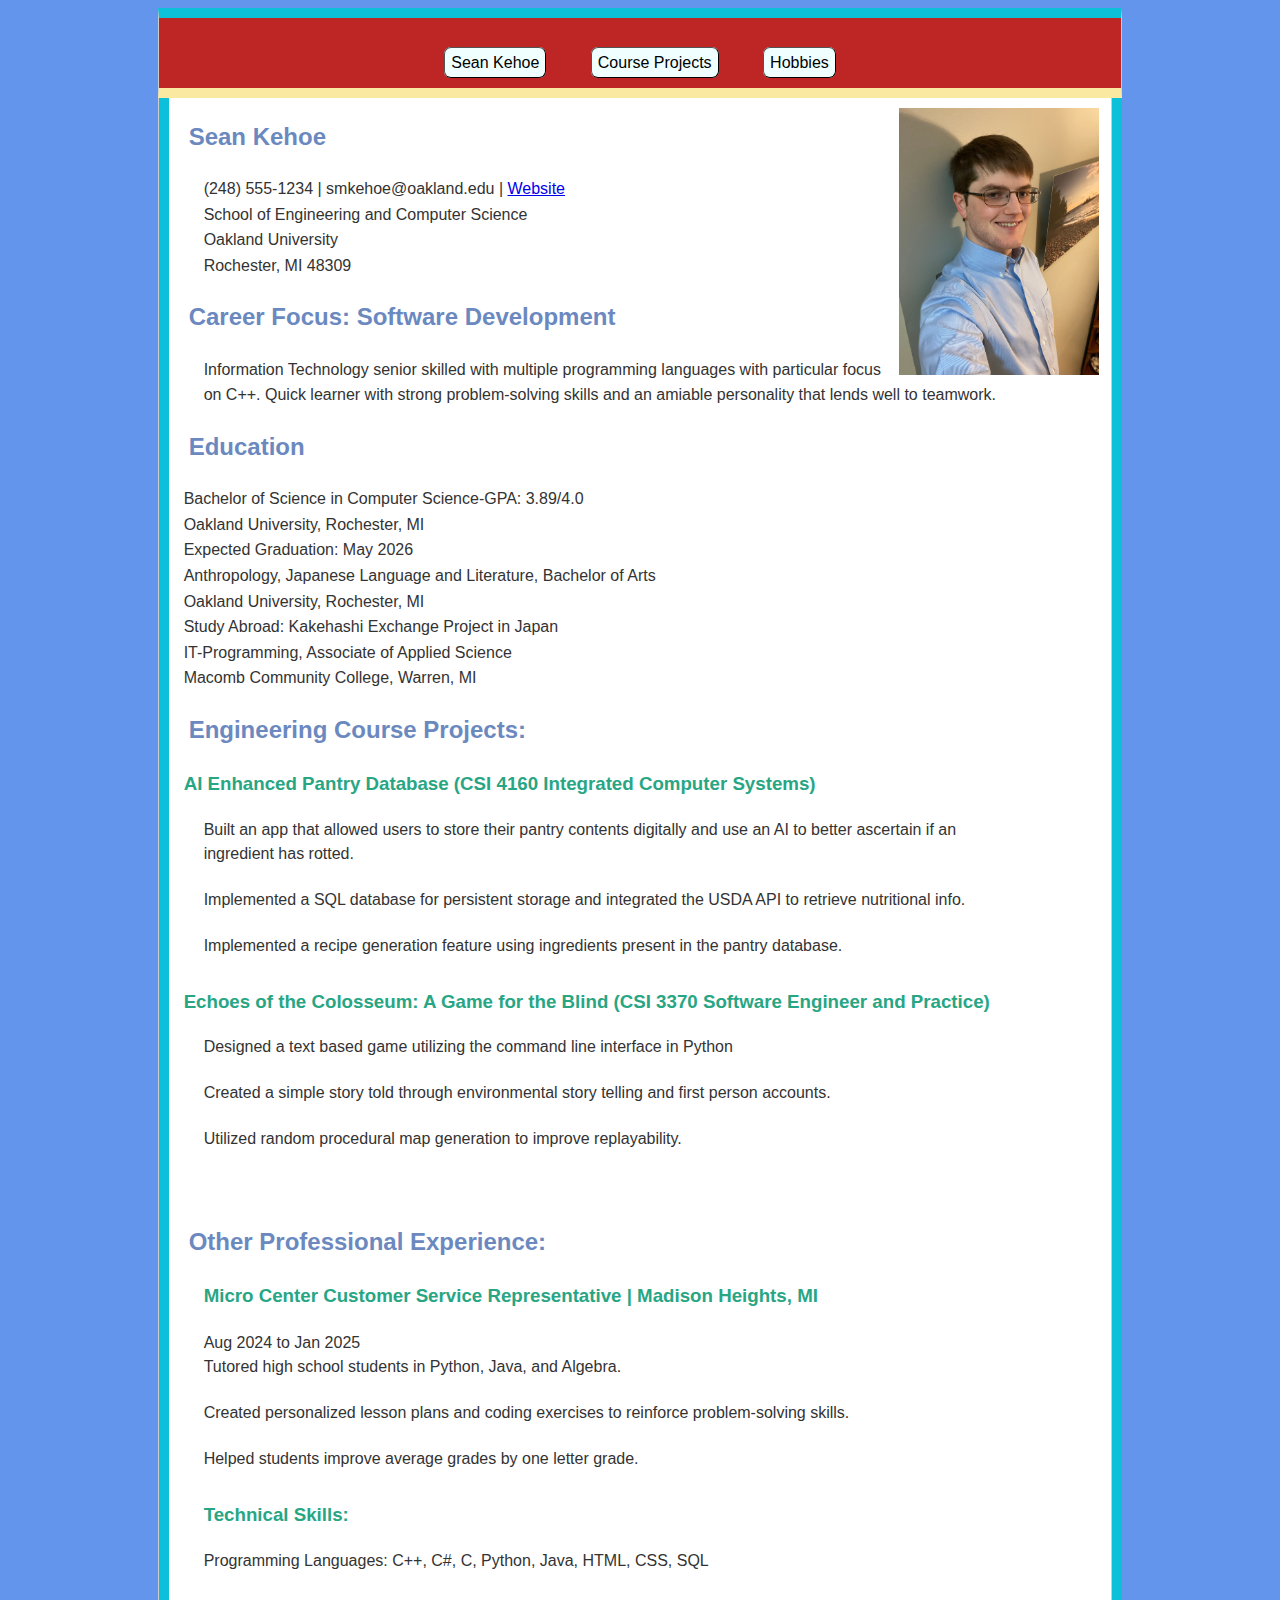
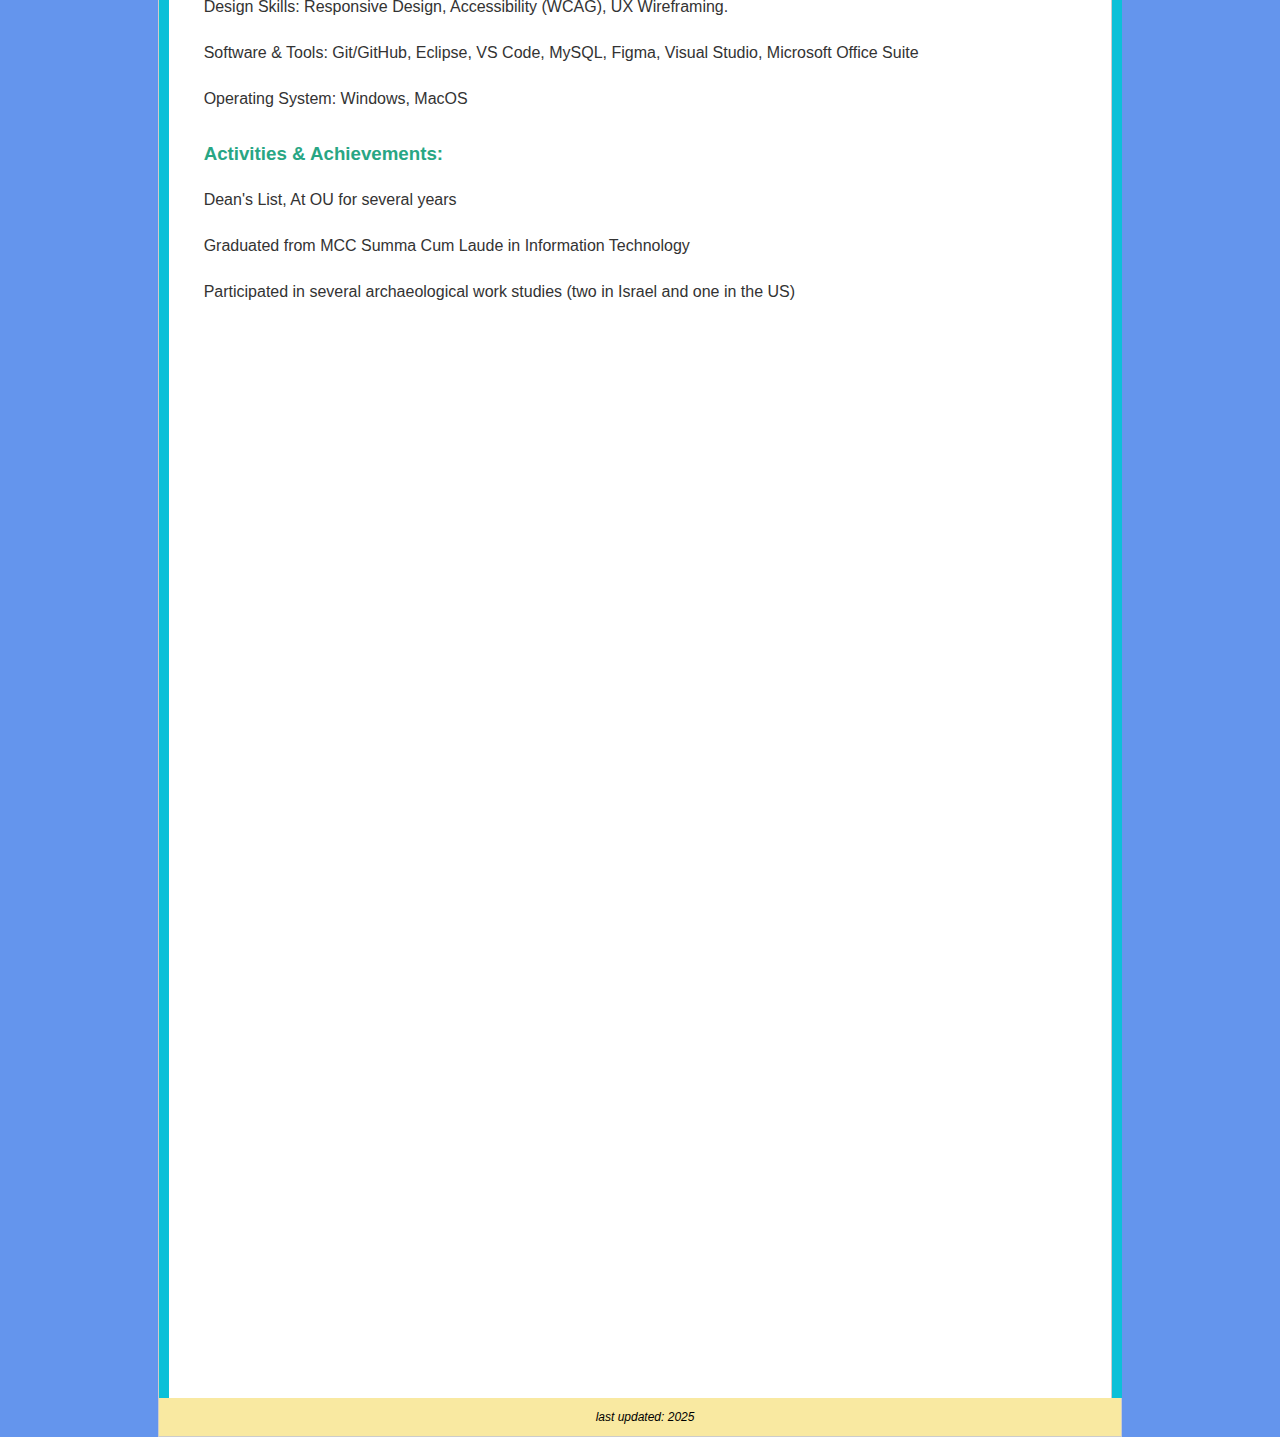
<file: index.html>
<!DOCTYPE html>
<!-- saved from url=(0034)https://people.emich.edu/hmohamme/ -->
<html>
<head>
    <meta http-equiv="Content-Type" content="text/html; charset=windows-1252">
    <meta charset="utf-8" />
    <title>Sean Kehoe</title>
    <link rel="stylesheet" href="style.css">
    <link rel="icon" href="./images/myIcon.ico">
</head>

<body data-gr-c-s-loaded="true" style="">
    <div id="wrapper">
        <div id="header">
            <a href="index.html" class="button">Sean Kehoe</a>
            <a href="Course%20Projects.html" class="button">Course Projects</a>
            <a href="hobbies.html" class="button">Hobbies</a>
        </div>
        <!--end of header div-->
        <div id="content">
            <div id="leftEdge"> &nbsp; </div>
            <div id="rightEdge"> &nbsp; </div>

            <div id="pageContent">
                <img src="./images/Headshot.jpeg" style="float: right; width: 200px; margin-top: 10px">
                <h2> Sean Kehoe</h2>
                <p> (248) 555-1234 | smkehoe@oakland.edu |

                    <a href="SeanKehoe.html" target="_blank">Website</a><br>

                    School of Engineering and Computer Science<br>

                    Oakland University<br>
                    Rochester, MI 48309<br>


                </p>
                <h2> Career Focus: Software Development</h2>
                <p>Information Technology senior skilled with multiple programming languages with particular focus on C++.
                    Quick learner with strong problem-solving skills and an amiable personality that lends well to teamwork.</p>
                <h2> Education</h2>
                Bachelor of Science in Computer Science-GPA: 3.89/4.0<br>
                Oakland University, Rochester, MI<br>
                Expected Graduation: May 2026<br>
                Anthropology, Japanese Language and Literature, Bachelor of Arts<br>
                Oakland University, Rochester, MI<br>
                Study Abroad: Kakehashi Exchange Project in Japan<br>
                IT-Programming, Associate of Applied Science <br>
                Macomb Community College, Warren, MI <br>



                <h2> Engineering Course Projects:</h2>
                    <h3>AI Enhanced Pantry Database (CSI 4160  Integrated Computer Systems)</h3>
                    <ul>
                      <li>Built an app that allowed users to store their pantry contents digitally and use an AI to better ascertain if an ingredient has rotted.</li>
                      <li>Implemented a SQL database for persistent storage and integrated the USDA API to retrieve nutritional info.</li>
                      <li>Implemented a recipe generation feature using ingredients present in the pantry database.</li>
                    </ul>
            
                    <h3>Echoes of the Colosseum: A Game for the Blind (CSI 3370  Software Engineer and Practice)</h3>
                    <ul>
                      <li>Designed a text based game utilizing the command line interface in Python</li>
                      <li>Created a simple story told through environmental story telling and first person accounts.</li>
                      <li>Utilized random procedural map generation to improve replayability.</li>
                    </ul>



                <br>

                <h2>Other Professional Experience:</h2>
                <ul>
                    <h3>Micro Center Customer Service Representative | Madison Heights, MI</h3>
                    Aug 2024 to Jan 2025

                    <li>Tutored high school students in Python, Java, and Algebra.</li>
                    <li>Created personalized lesson plans and coding exercises to reinforce problem-solving skills.</li>
                    <li>Helped students improve average grades by one letter grade.</li>
                </ul>
                <ul>
                    <h3>Technical Skills:</h3>

                    <li>Programming Languages: C++, C#, C, Python, Java, HTML, CSS, SQL</li>
                    <li>Design Skills: Responsive Design, Accessibility (WCAG), UX Wireframing. </li>
                    <li>Software & Tools: Git/GitHub, Eclipse, VS Code, MySQL, Figma, Visual Studio, Microsoft Office Suite </li>
                    <li>Operating System: Windows, MacOS</li>
                </ul>
                <ul>
                    <h3>Activities & Achievements:</h3>
                    <li>Dean's List, At OU for several years</li>
                    <li>Graduated from MCC Summa Cum Laude in Information Technology</li>
                    <li>Participated in several archaeological work studies (two in Israel and one in the US)</li>
                </ul>

            </div>
            <!--End od PageContentDiv-->

        </div>
        <!--end of content div -->
        <br>
        <div id="footer">
            <p>last updated: 2025</p>
        </div>
        <!--footer Div -->
    </div>
    <!--wrapper-->

</body>

</html>
</file>
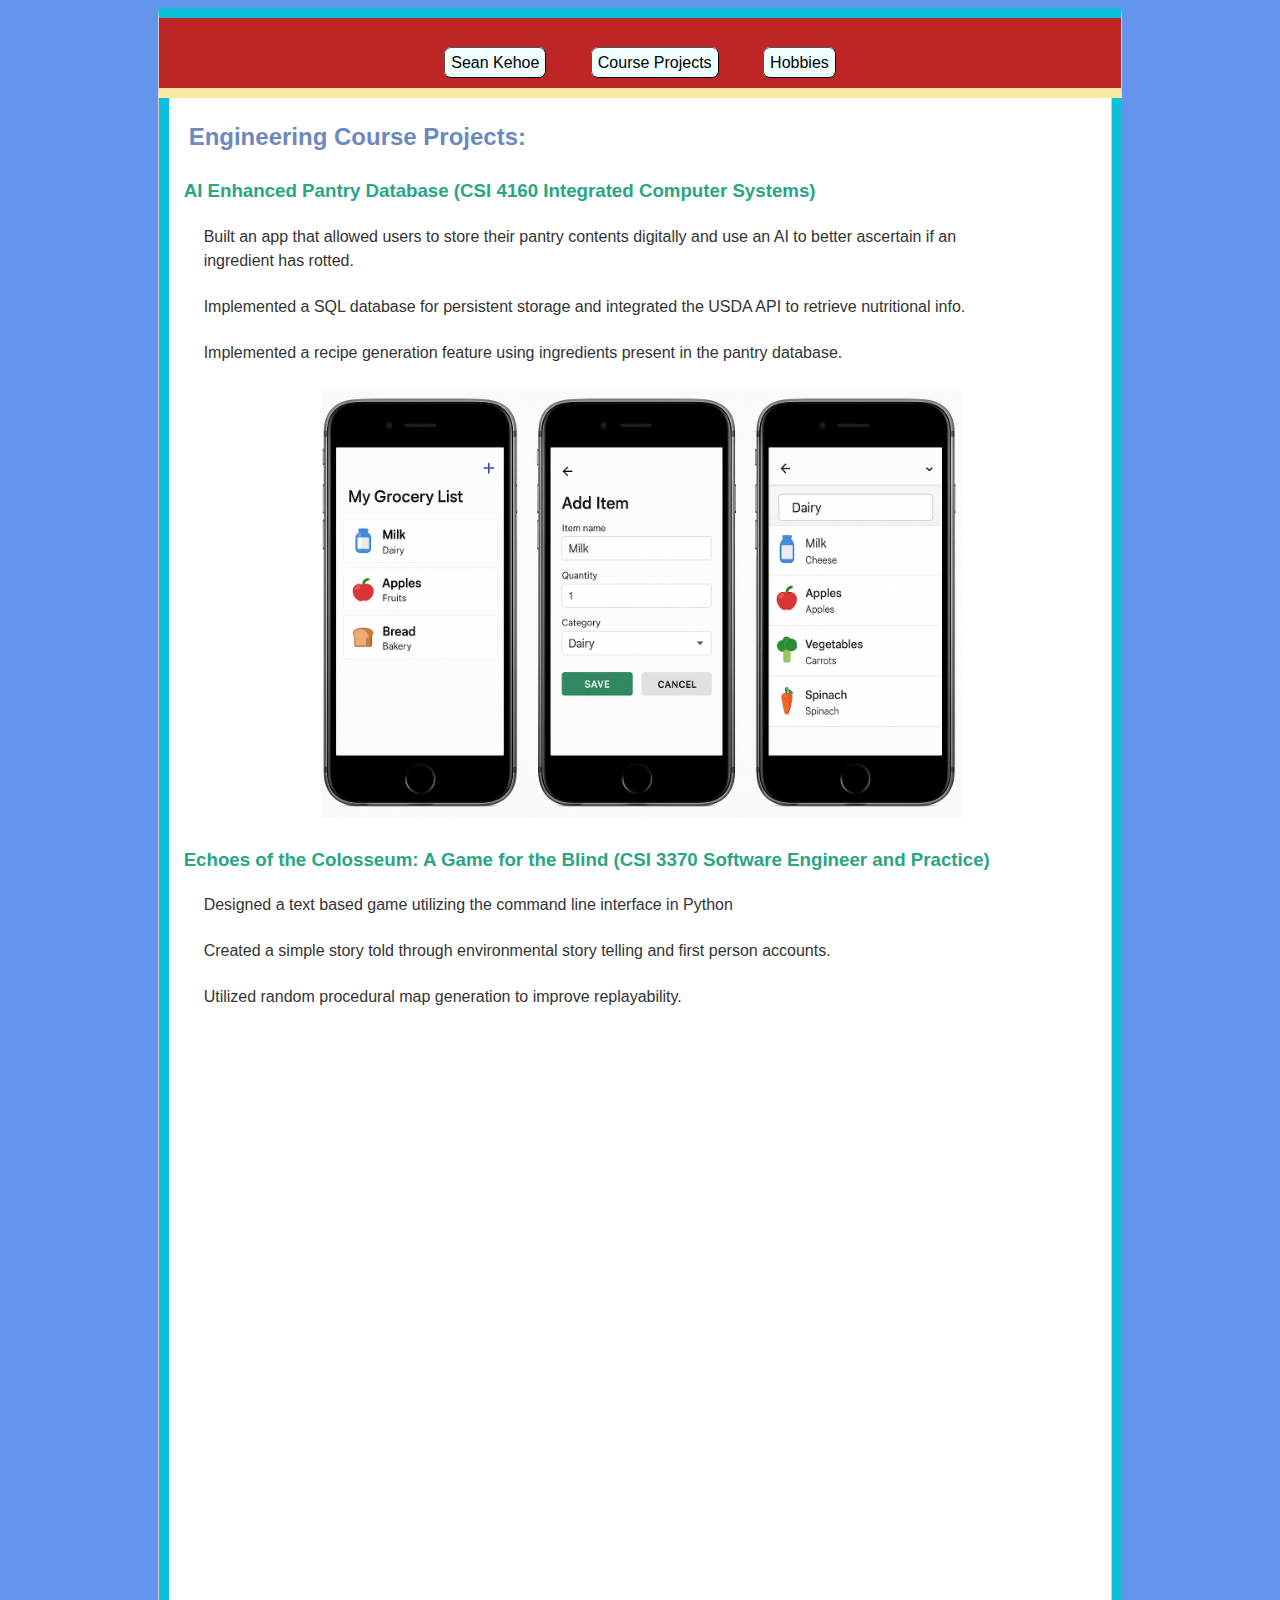
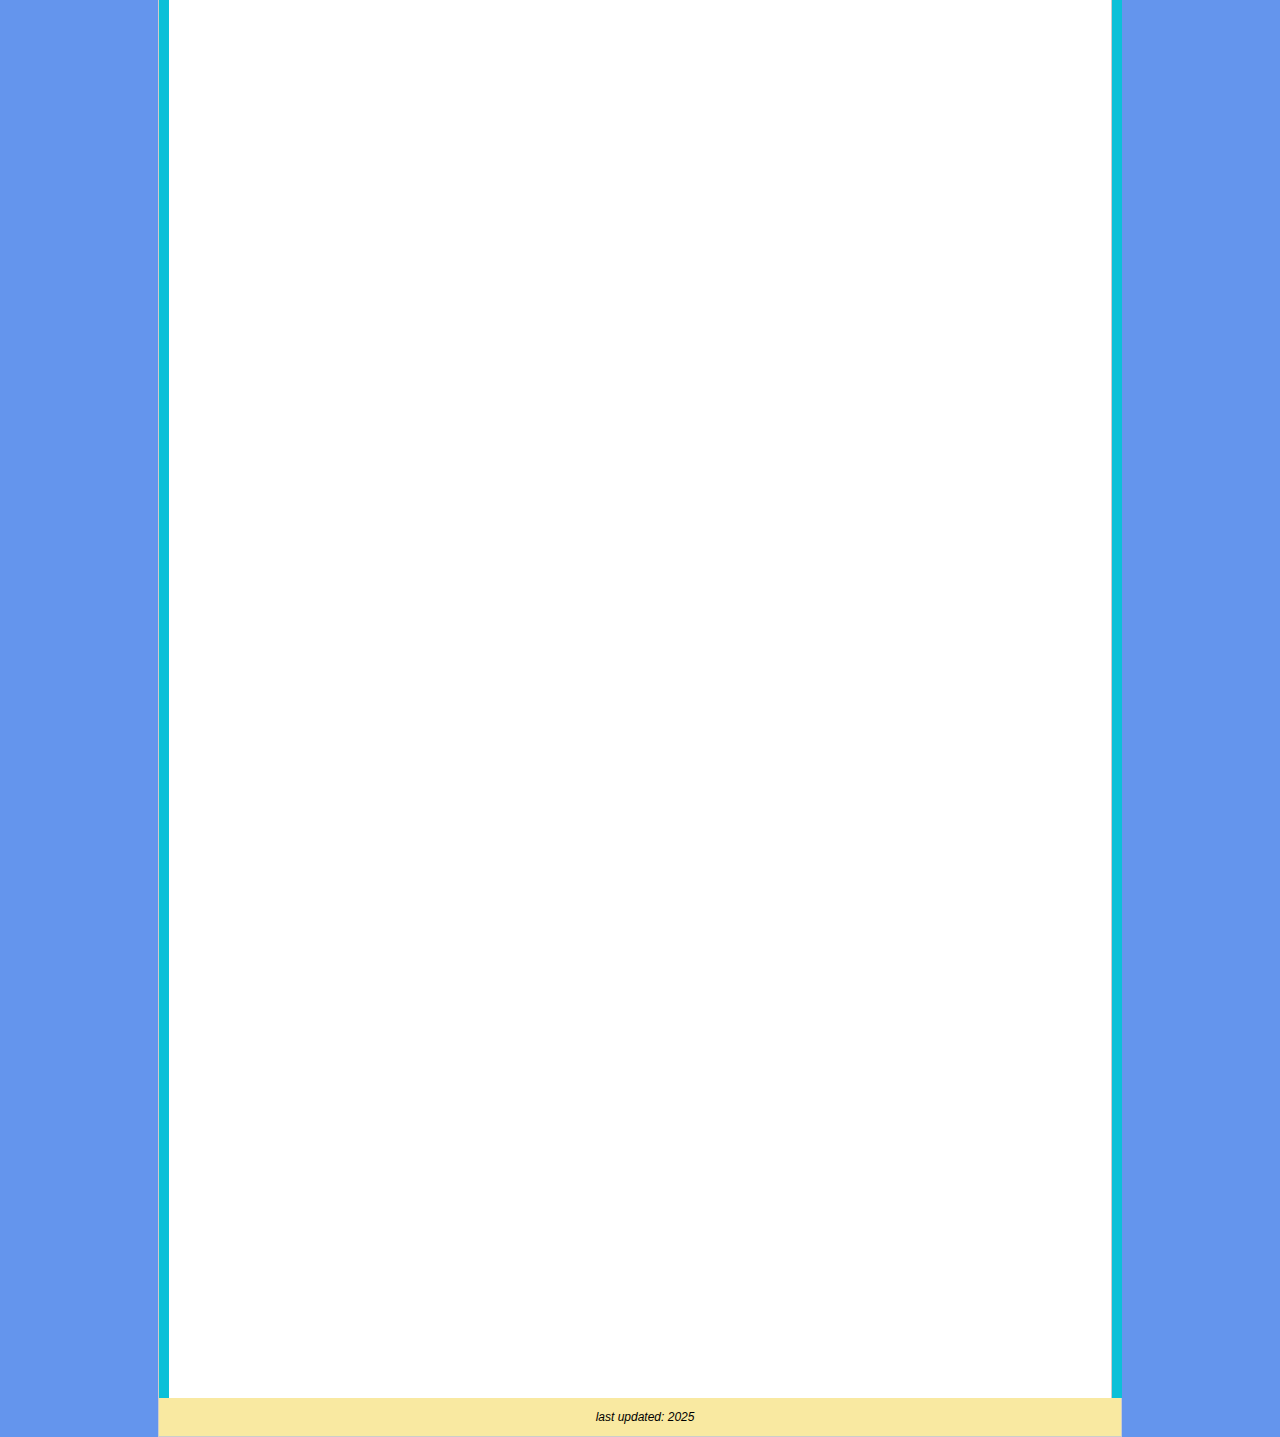
<file: Course Projects.html>
<!DOCTYPE html>
<!-- saved from url=(0034)https://people.emich.edu/hmohamme/ -->
<html>

<head>
    <meta http-equiv="Content-Type" content="text/html; charset=windows-1252">
    <meta charset="utf-8" />
    <title>Sean Kehoe</title>
    <link rel="stylesheet" href="style.css">
    <link rel="icon" href="./images/myIcon.ico">
</head>

<body data-gr-c-s-loaded="true" style="">
    <div id="wrapper">
        <div id="header">

           
          <a href="index.html" class="button">Sean Kehoe</a>
            <a href="Course%20Projects.html" class="button">Course Projects</a>
            <a href="hobbies.html" class="button">Hobbies</a>


        </div>
        <!--end of header div-->
        <div id="content">
            <div id="content">
            <div id="leftEdge"> &nbsp; </div>
            <div id="rightEdge"> &nbsp; </div>
                
            
            
            <div id="pageContent">
                 <h2> Engineering Course Projects:</h2>
                 <h3>AI Enhanced Pantry Database (CSI 4160  Integrated Computer Systems)</h3>
                    <ul>
                      <li>Built an app that allowed users to store their pantry contents digitally and use an AI to better ascertain if an ingredient has rotted.</li>
                      <li>Implemented a SQL database for persistent storage and integrated the USDA API to retrieve nutritional info.</li>
                      <li>Implemented a recipe generation feature using ingredients present in the pantry database.</li>
                    </ul>
                <center><img src="./images/P1.png"></center>

                <h3>Echoes of the Colosseum: A Game for the Blind (CSI 3370  Software Engineer and Practice)</h3>
                    <ul>
                      <li>Designed a text based game utilizing the command line interface in Python</li>
                      <li>Created a simple story told through environmental story telling and first person accounts.</li>
                      <li>Utilized random procedural map generation to improve replayability.</li>
                    </ul>
            </div>
            <!--End od PageContentDiv-->
            
        </div>
        <!--end of content div -->
        <br>
        <div id="footer">
            <p>last updated:  2025</p>
        </div>
        <!--footer Div -->
    </div>
    <!--wrapper-->

</body>

</html>
</file>
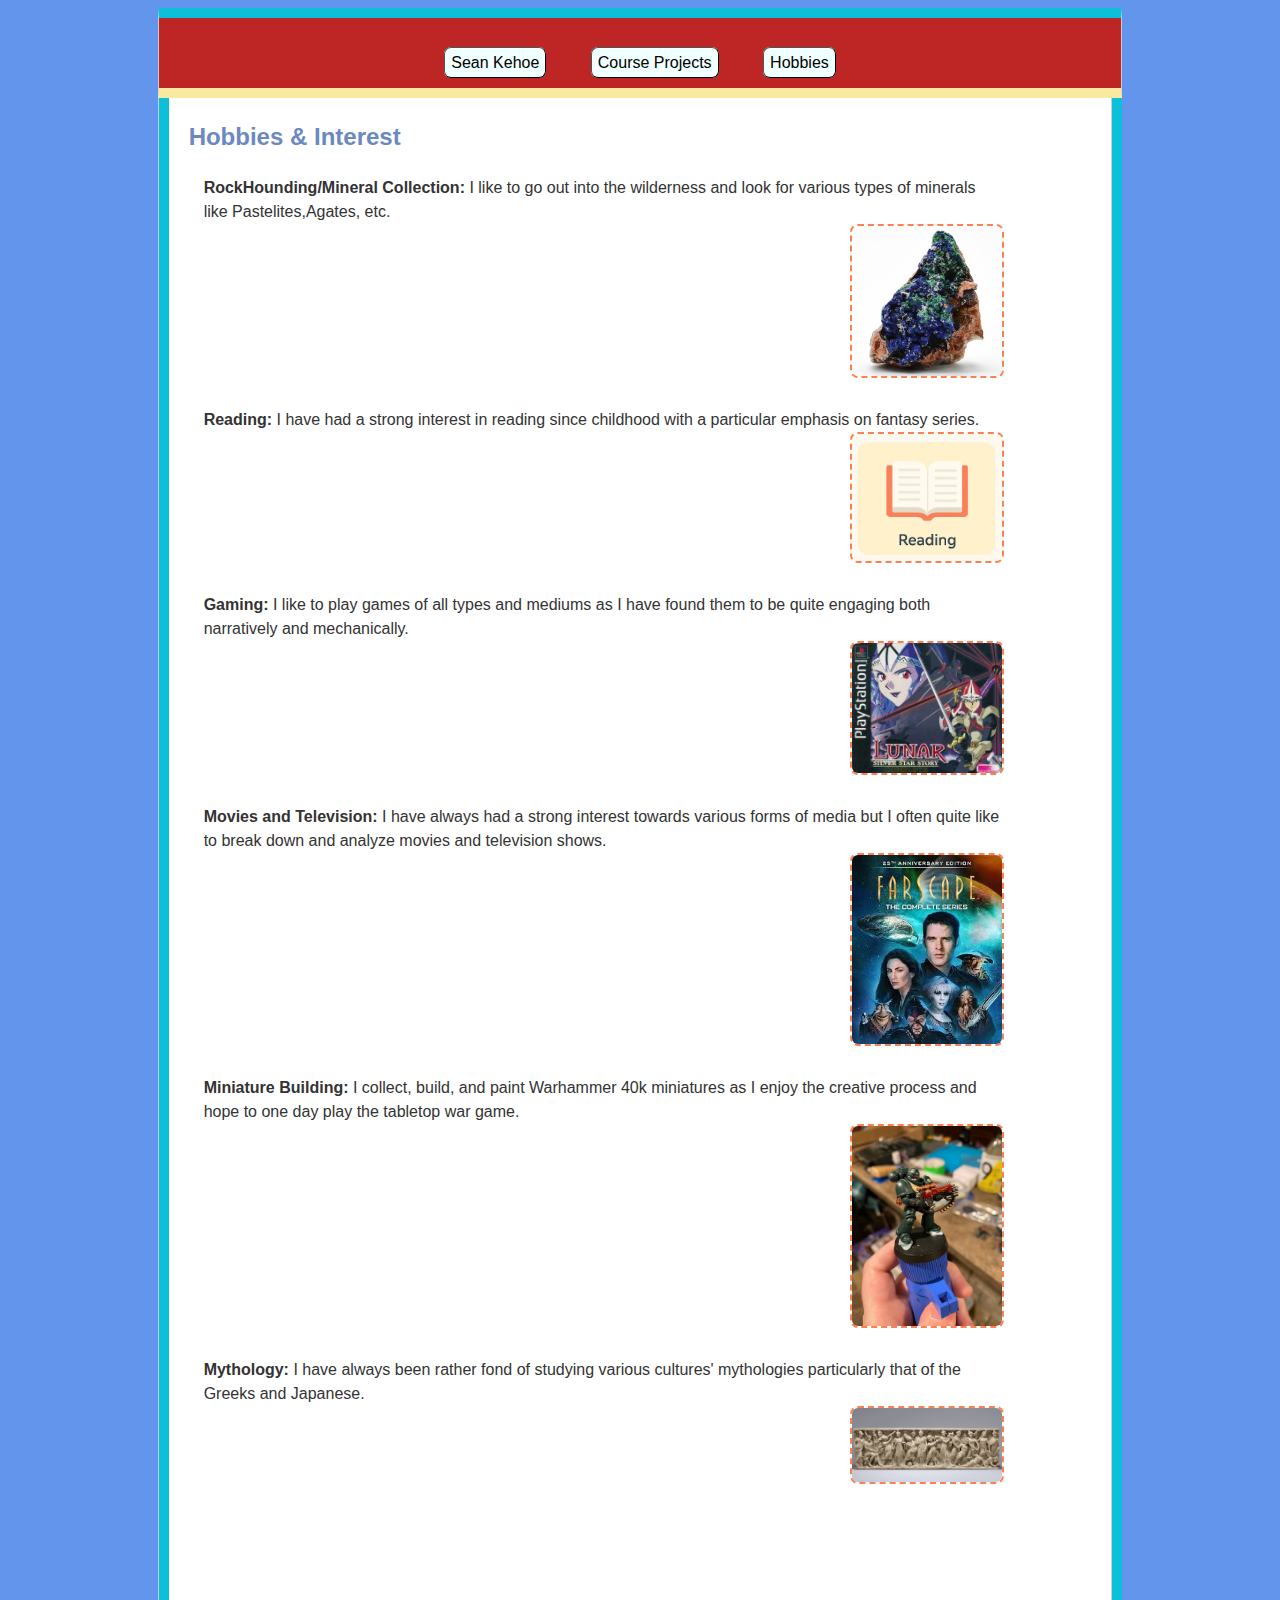
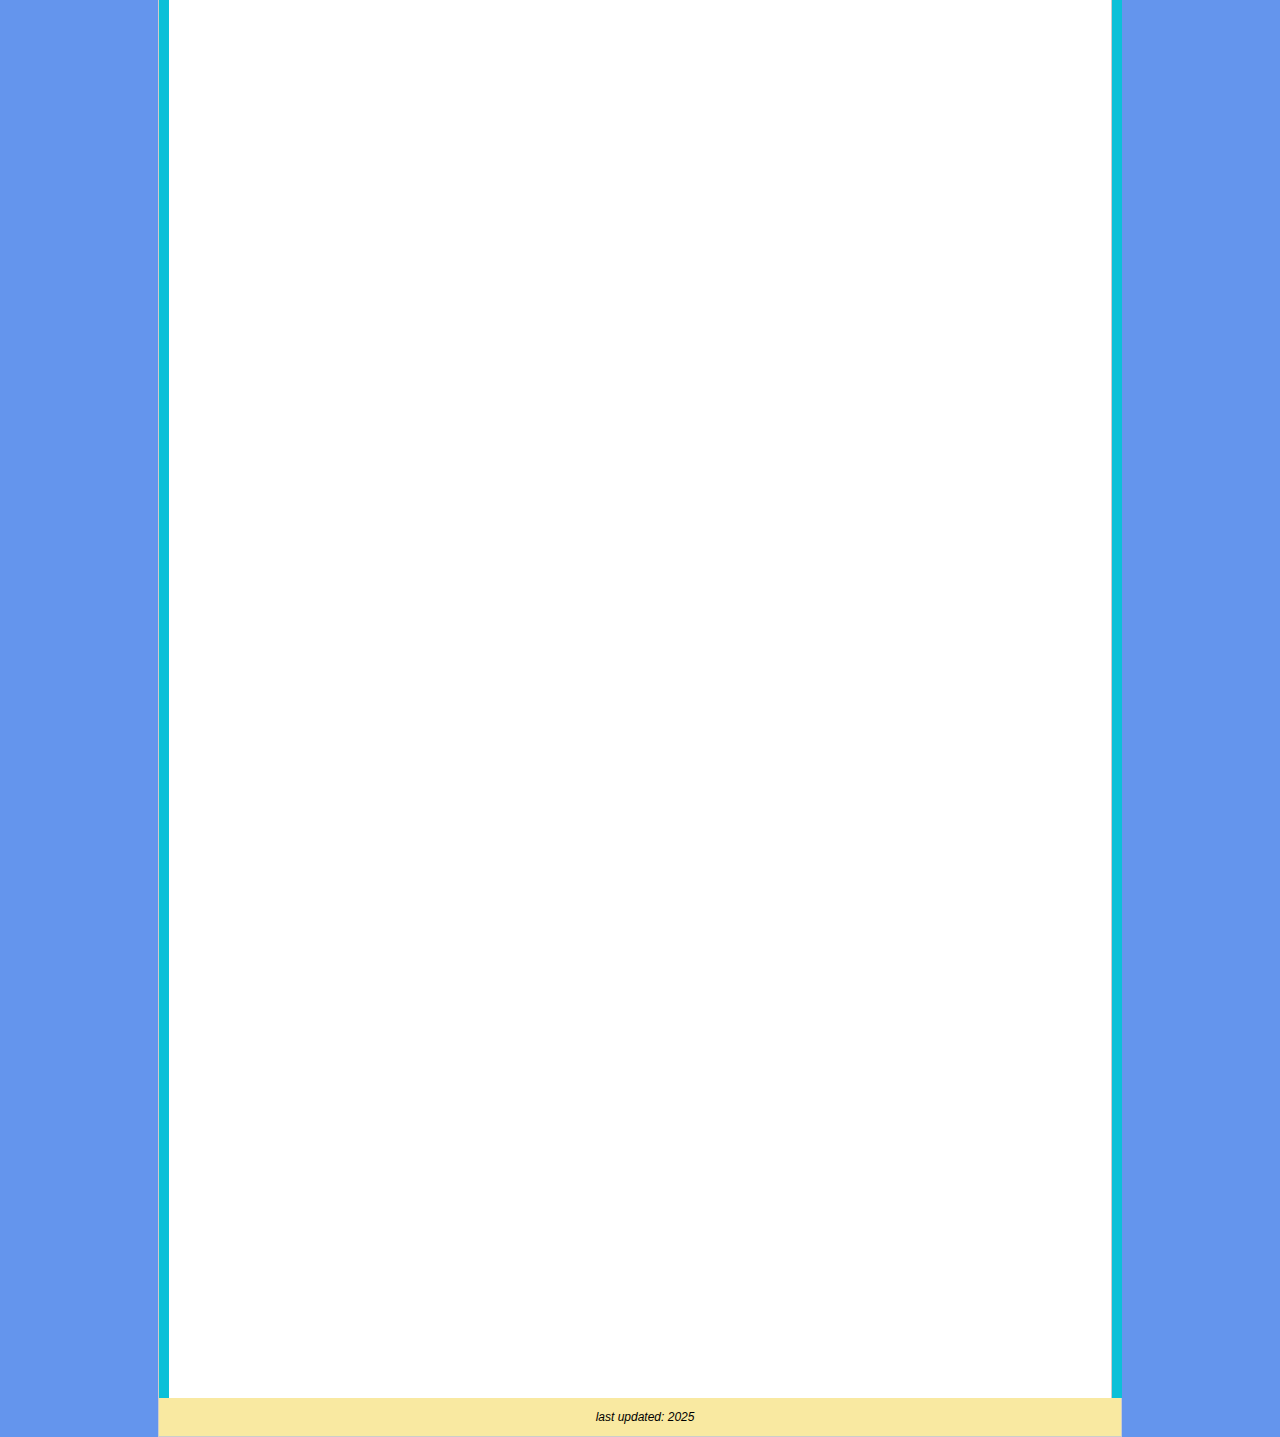
<file: hobbies.html>
<!DOCTYPE html>
<!-- saved from url=(0034)https://people.emich.edu/hmohamme/ -->
<html>

<head>
    <meta http-equiv="Content-Type" content="text/html; charset=windows-1252">
    <meta charset="utf-8" />
    <title>Sean Kehoe</title>
    <link rel="stylesheet" href="style.css">
    <link rel="icon" href="./images/myIcon.ico">
</head>

<body data-gr-c-s-loaded="true" style="">
    <div id="wrapper">
        <div id="header">
            <a href="index.html" class="button">Sean Kehoe</a>
            <a href="Course%20Projects.html" class="button">Course Projects</a>
            <a href="hobbies.html" class="button">Hobbies</a>
        </div>
        <!--end of header div-->
        <div id="content">
            <div id="leftEdge"> &nbsp; </div>
            <div id="rightEdge"> &nbsp; </div>

            <div id="pageContent">

                <h2> Hobbies & Interest </h2>
                <ul>
                      
                    <li><strong>RockHounding/Mineral Collection:</strong> I like to go out into the wilderness and look for various types of minerals like Pastelites,Agates, etc.<br> 
                        <img src="./images/azurite.jpg" />            
                    </li>
                   
 
                    <li><strong>Reading:</strong> I have had a strong interest in reading since childhood with a particular emphasis on fantasy series.<br>
                   <img src="./images/h2.png" />    
                    </li>
  
                    <li><strong>Gaming:</strong> I like to play games of all types and mediums as I have found them to be quite engaging both narratively and mechanically.<br>
                      <img src="./images/Lunar.jpeg" />
                    </li>
  
                    <li><strong>Movies and Television:</strong> I have always had a strong interest towards various forms of media but I often quite like to break down and analyze movies and television shows.<br>
                     <img src="./images/Farscape.jpeg" /> 
                    </li>
 
                    <li><strong>Miniature Building:</strong> I collect, build, and paint Warhammer 40k miniatures as I enjoy the creative process and hope to one day play the tabletop war game.<br>
                       <img src="./images/Mini.jpeg" />
                    </li>

                    <li><strong>Mythology:</strong> I have always been rather fond of studying various cultures' mythologies particularly that of the Greeks and Japanese.<br>
                   <img src="./images/Muses.png" />     
                    </li>
                    
                </ul>
            </div>
            <!--End od PageContentDiv-->
        </div>
        <!--end of content div -->
        <br>
        <div id="footer">
            <p>last updated: 2025</p>
        </div>
        <!--footer Div -->
    </div>
    <!--wrapper-->

</body>

</html>
</file>
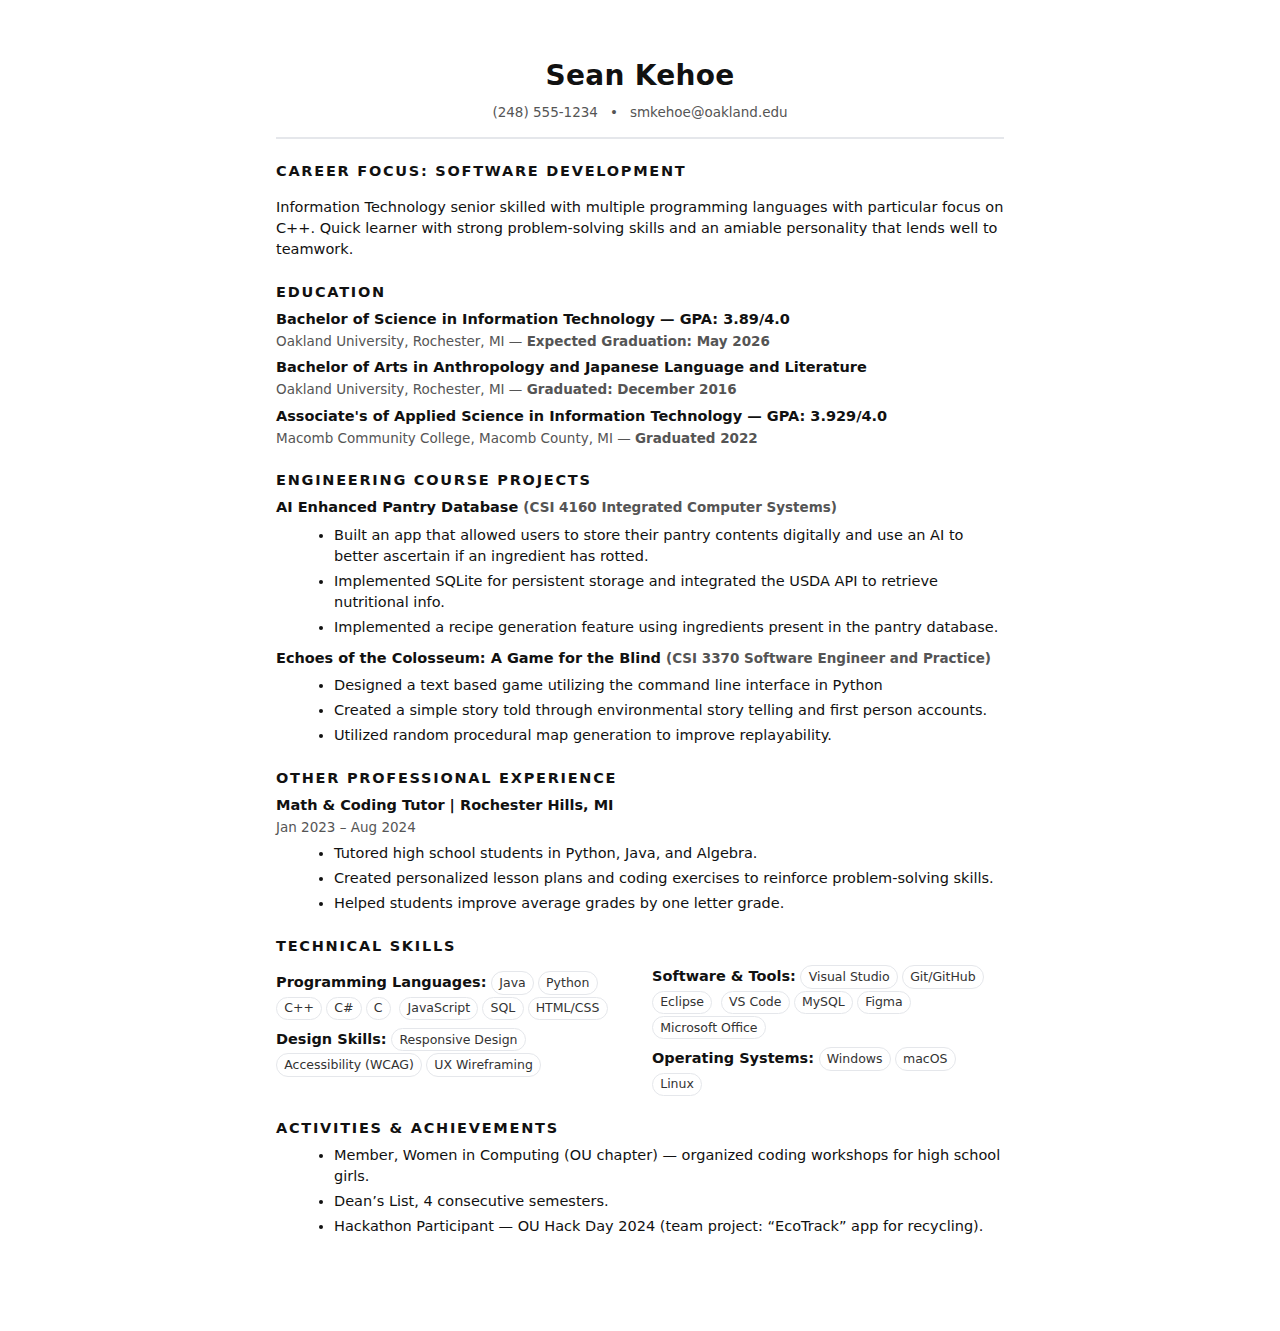
<file: SeanKehoe.html>
<!DOCTYPE html>
<html lang="en">
<head>
<meta charset="utf-8" />
<meta name="viewport" content="width=device-width, initial-scale=1" />
<title>Sean Kehoe – Resume</title>
<style>
  :root{
    --text:#111;
    --muted:#555;
    --accent:#0b5fff;
    --rule:#e5e7eb;
  }
  *{box-sizing:border-box}
  html,body{margin:0;padding:0}
  body{
    font: 14.5px/1.45 "Inter", system-ui, -apple-system, Segoe UI, Roboto, Helvetica, Arial, "Apple Color Emoji","Segoe UI Emoji", "Segoe UI Symbol", sans-serif;
    color:var(--text);
    background:#fff;
  }
  .page{
    max-width: 800px;
    margin: 28px auto 56px;
    padding: 28px 36px;
  }
  header{
    text-align:center;
    margin-bottom: 14px;
  }
  h1{
    font-size: 28px;
    letter-spacing:.3px;
    margin: 0 0 6px 0;
    font-weight: 750;
  }
  .contact{
    font-size: 13.5px;
    color:var(--muted);
    display:flex; gap:12px; flex-wrap:wrap; justify-content:center;
  }
  .contact a{color:var(--muted); text-decoration:none; border-bottom:1px dotted transparent}
  .contact a:hover{color:var(--accent); border-bottom-color:var(--accent)}
  hr{
    border:0; border-top: 2px solid var(--rule); margin: 14px 0 18px;
  }
  h2{
    font-size: 14.5px;
    text-transform: uppercase;
    letter-spacing: .12em;
    margin: 18px 0 6px;
    padding-top: 4px;
    border-top: 0 solid transparent;
  }
  .tagline{
    font-weight: 700; color:#222; margin-bottom:6px;
  }
  .blurb{color:#222; margin:0 0 10px}
  .grid{
    display:grid; 
    grid-template-columns: 1fr;
    gap:10px 20px;
  }
  .item h3{
    margin: 0 0 2px; font-size: 14.5px;
  }
  .sub{
    color:var(--muted); font-size: 13.5px; margin-bottom: 6px;
  }
  ul{
    margin: 6px 0 10px 18px;
  }
  li{margin: 4px 0}
  .skills{
    columns: 2; column-gap: 24px;
  }
  .skills p{break-inside: avoid; margin: 6px 0}
  .skill-head{font-weight:700}
  .pill{
    display:inline-block; padding:.1rem .45rem; border:1px solid var(--rule); border-radius:999px; margin:2px 4px 0 0; font-size: 12.5px; color:#333
  }
  /* Print tweaks */
  @media print{
    body{background:#fff}
    .page{box-shadow:none; margin:0; padding:0}
    a{color:inherit; text-decoration:none}
  }
</style>
</head>
<body>
  <main class="page" role="main" aria-label="Resume: Sean Kehoe">
    <header>
      <h1>Sean Kehoe</h1>
      <div class="contact">
        <a href="tel:+12485551234" aria-label="Phone">(248) 555-1234</a>
        <span>•</span>
        <a href="mailto:smkehoe@oakland.edu">smkehoe@oakland.edu</a>
      </div>
    </header>

    <hr />

    <!-- Career Focus -->
    <section aria-labelledby="career-focus">
      <h2 id="career-focus"> Career Focus: Software Development</h2>
                <p>Information Technology senior skilled with multiple programming languages with particular focus on C++.
                    Quick learner with strong problem-solving skills and an amiable personality that lends well to teamwork.</p>
    </section>

    <!-- Education -->
    <section aria-labelledby="education">
      <h2 id="education">Education</h2>
      <div class="item">
        <h3>Bachelor of Science in Information Technology — GPA: 3.89/4.0</h3>
        <div class="sub">Oakland University, Rochester, MI — <strong>Expected Graduation: May 2026</strong></div>
      </div>
      <div class="item">
        <h3>Bachelor of Arts in Anthropology and Japanese Language and Literature</h3>
        <div class="sub">Oakland University, Rochester, MI — <strong>Graduated: December 2016</strong></div>
      </div>
      <div class="item">
        <h3>Associate's of Applied Science in Information Technology — GPA: 3.929/4.0</h3>
        <div class="sub">Macomb Community College, Macomb County, MI — <strong>Graduated 2022</strong></div>
      </div>
    </section>

    <!-- Engineering Course Projects -->
    <section aria-labelledby="projects">
      <h2 id="projects">Engineering Course Projects</h2>

      <div class="item">
        <h3>AI Enhanced Pantry Database <span class="sub">(CSI 4160 Integrated Computer Systems)</span></h3>
                    <ul>
                      <li>Built an app that allowed users to store their pantry contents digitally and use an AI to better ascertain if an ingredient has rotted.</li>
                      <li>Implemented SQLite for persistent storage and integrated the USDA API to retrieve nutritional info.</li>
                      <li>Implemented a recipe generation feature using ingredients present in the pantry database.</li>
                    </ul>
      </div>

      <div class="item">
        <h3>Echoes of the Colosseum: A Game for the Blind <span class="sub">(CSI 3370 Software Engineer and Practice)</span></h3>
        <ul>
          <li>Designed a text based game utilizing the command line interface in Python</li>
          <li>Created a simple story told through environmental story telling and first person accounts.</li>
          <li>Utilized random procedural map generation to improve replayability.</li>
        </ul>
      </div>
    </section>

    <!-- Other Professional Experience -->
    <section aria-labelledby="other-exp">
      <h2 id="other-exp">Other Professional Experience</h2>
      <div class="item">
        <h3>Math &amp; Coding Tutor | Rochester Hills, MI</h3>
        <div class="sub">Jan 2023 – Aug 2024</div>
        <ul>
          <li>Tutored high school students in Python, Java, and Algebra.</li>
          <li>Created personalized lesson plans and coding exercises to reinforce problem-solving skills.</li>
          <li>Helped students improve average grades by one letter grade.</li>
        </ul>
      </div>
    </section>

    <!-- Technical Skills -->
    <section aria-labelledby="skills">
      <h2 id="skills">Technical Skills</h2>
      <div class="skills">
        <p><span class="skill-head">Programming Languages:</span>
          <span class="pill">Java</span><span class="pill">Python</span><span class="pill">C++</span><span class="pill">C#</span><span class="pill">C</span>
          <span class="pill">JavaScript</span><span class="pill">SQL</span><span class="pill">HTML/CSS</span>
        </p>
        <p><span class="skill-head">Design Skills:</span>
          <span class="pill">Responsive Design</span><span class="pill">Accessibility (WCAG)</span><span class="pill">UX Wireframing</span>
        </p>
        <p><span class="skill-head">Software &amp; Tools:</span>
          <span class="pill">Visual Studio</span><span class="pill">Git/GitHub</span><span class="pill">Eclipse</span>
          <span class="pill">VS Code</span><span class="pill">MySQL</span><span class="pill">Figma</span><span class="pill">Microsoft Office</span>
        </p>
        <p><span class="skill-head">Operating Systems:</span>
          <span class="pill">Windows</span><span class="pill">macOS</span><span class="pill">Linux</span>
        </p>
      </div>
    </section>

    <!-- Activities & Achievements -->
    <section aria-labelledby="activities">
      <h2 id="activities">Activities &amp; Achievements</h2>
      <ul>
        <li>Member, Women in Computing (OU chapter) — organized coding workshops for high school girls.</li>
        <li>Dean’s List, 4 consecutive semesters.</li>
        <li>Hackathon Participant — OU Hack Day 2024 (team project: “EcoTrack” app for recycling).</li>
      </ul>
    </section>
  </main>
</body>
</html>
</file>
<file: style.css>
body {
    background-color: cornflowerblue;
}

#pageContent ul {
    list-style: disc;
    padding-left: 1.25rem;
    max-width: 800px;
}


#pageContent li {
    display: flow-root;
    margin-bottom: 12px;
    line-height: 1.5;
   
}

#pageContent ul img {

    float: right;
    width: 150px;
    
    height: auto;
    margin: 0 0 8px 12px;
   
    border-radius: 8px;
    object-fit: cover;
     border: 2px dashed coral;
    
    border-collapse: collapse;
   

}


#wrapper {
    margin-left: 150px;
    margin-right: 150px;
    font-family: Verdana, Arial, Helvetica, sans-serif;
    height: 3000px;
    background-color: white;
    color:
}

#header {
    width: 99.8%;
    height: 50px;
    background: #be2525;
    border: solid #CCCCCC thin;
    border-bottom: solid #f9e9a1 10px;
    border-top: solid #0bc0d8 10px;
    padding-top: 20px;
    align-content: center;
    text-align: center;
    
}

a.button {
    padding: 6px;
    border: 1px outset buttonborder;
    border-radius: 7px;
    color: black;
    background-color: azure;
    text-decoration: none;
    margin: 20px;
}

content {
    float: left;
    width: 102%;
}

#pageContent {
    float: left;
    color: #333333;
    line-height: 1.6;
    width: 95%;
    height: 700px;
}

#content h2 {
    color: #28A684;
    color: #6b89bf;
    padding-left: 5px;
}

#content h3 {
    color: #28A684;
    margin-left: 0px;
}

#pageContent {
    padding-left: 15px
}

#pageContent img {

    width: 70%;
}

#pageContent li {
    padding-bottom: 10px;
}

#leftEdge {
    float: left;
    border-left: solid #CCCCCC thin;
    background: #0bc0d8;
    width: 1%;
    height: 2900px;
}

#rightEdge {
    float: right;
    border-left: solid #CCCCCC thin;
    background: #0bc0d8;
    width: 1%;
    height: 2900px;
}

#footer {
    width: 99.8%;
    text-align: center;
    float: left;
    font-size: 12px;
    font-style: italic;
    background: #f9e9a1;
    border: solid #CCCCCC thin;
    border-top: none
}

#footer p {
    padding-left: 10px;
}

#pageContent p {
    padding-left: 20px;
    line-height: 1.6;
}

#menu img {
    margin-left: 18px;
    width: 90%;
    margin-top: 20px;
}
</file>
